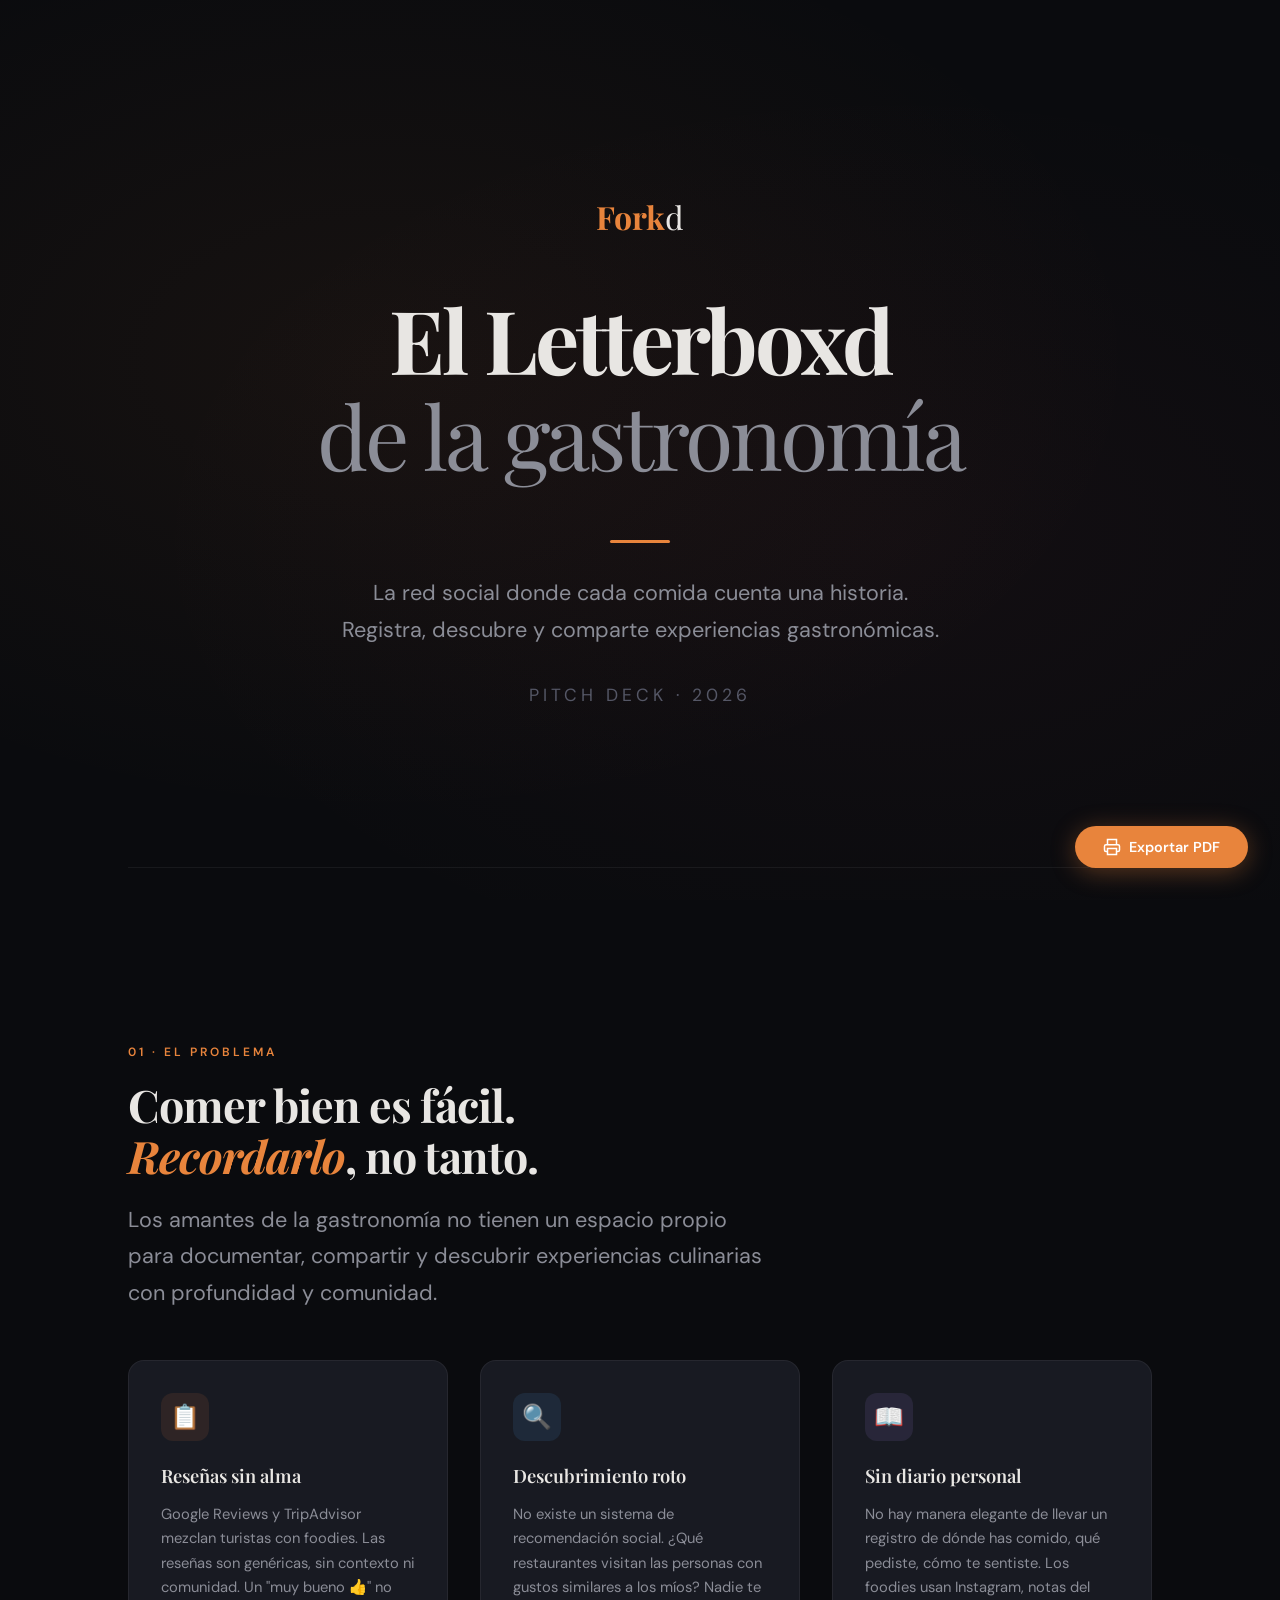
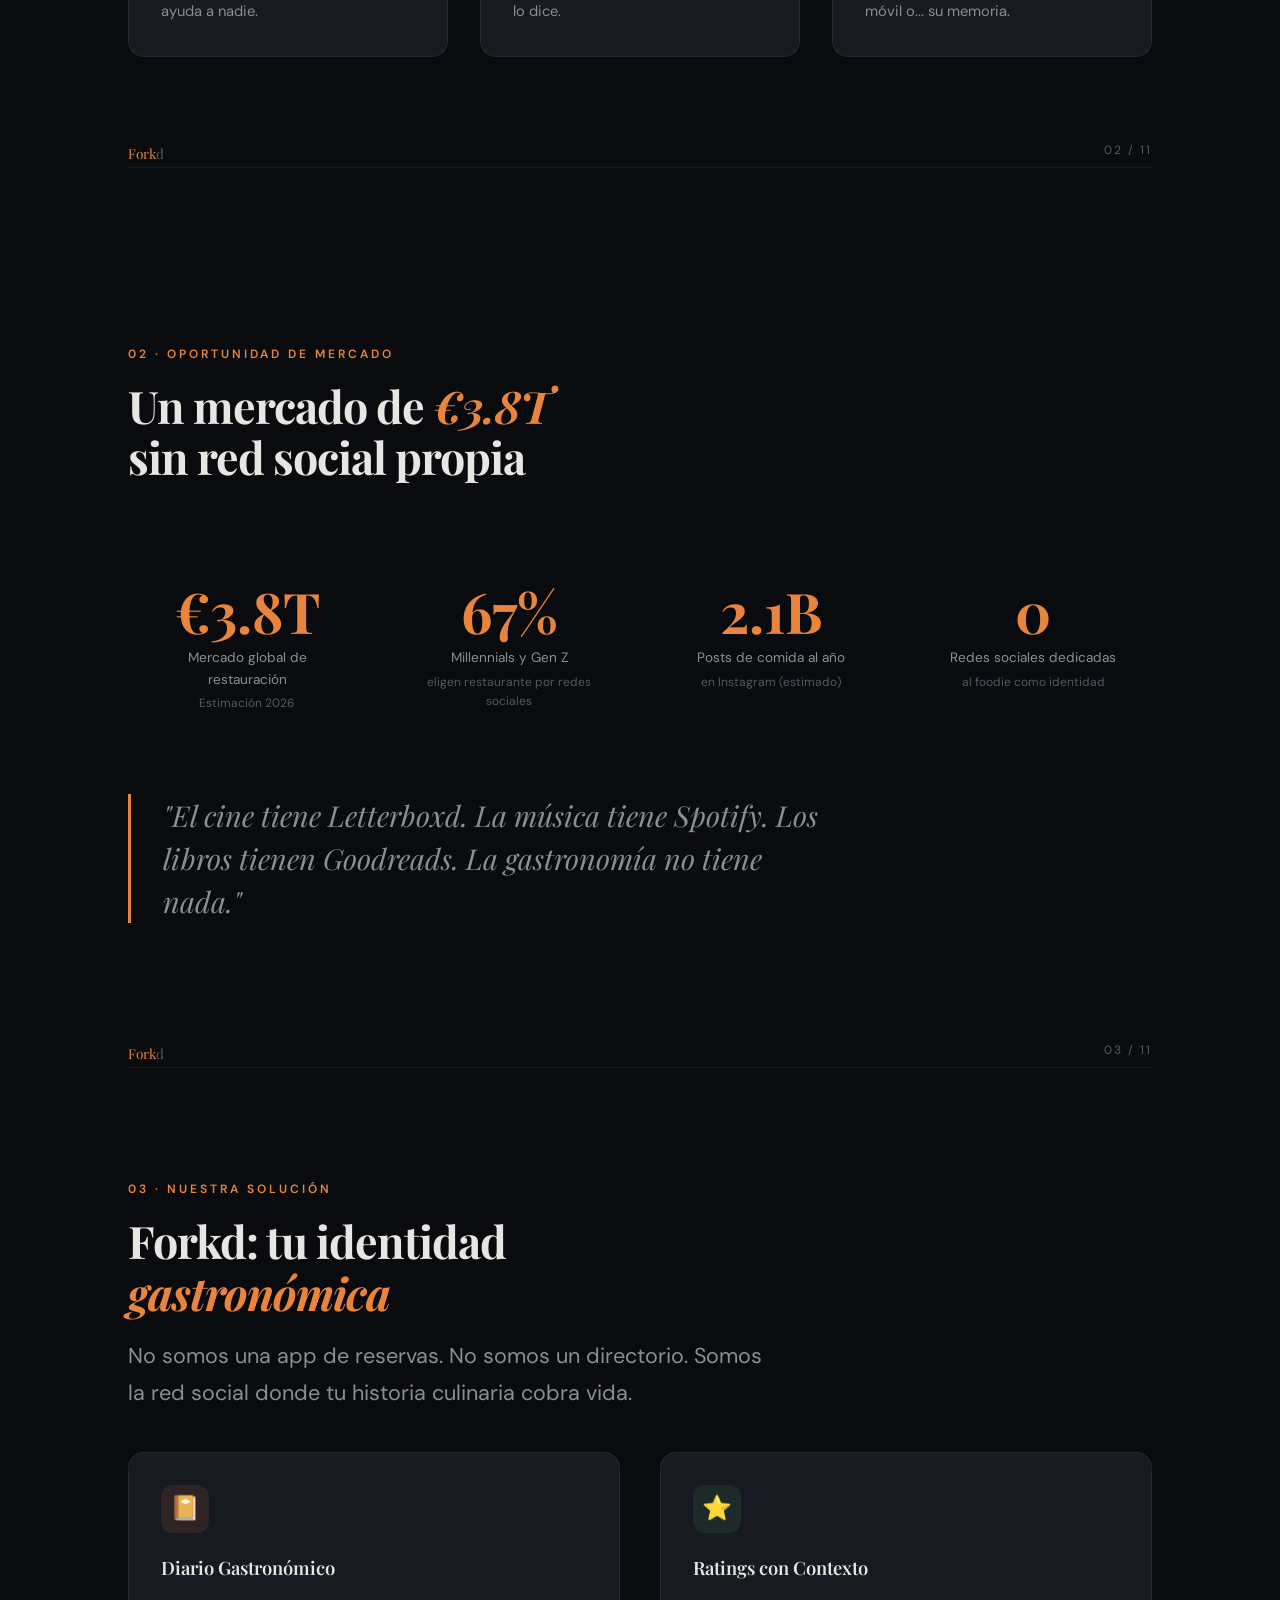
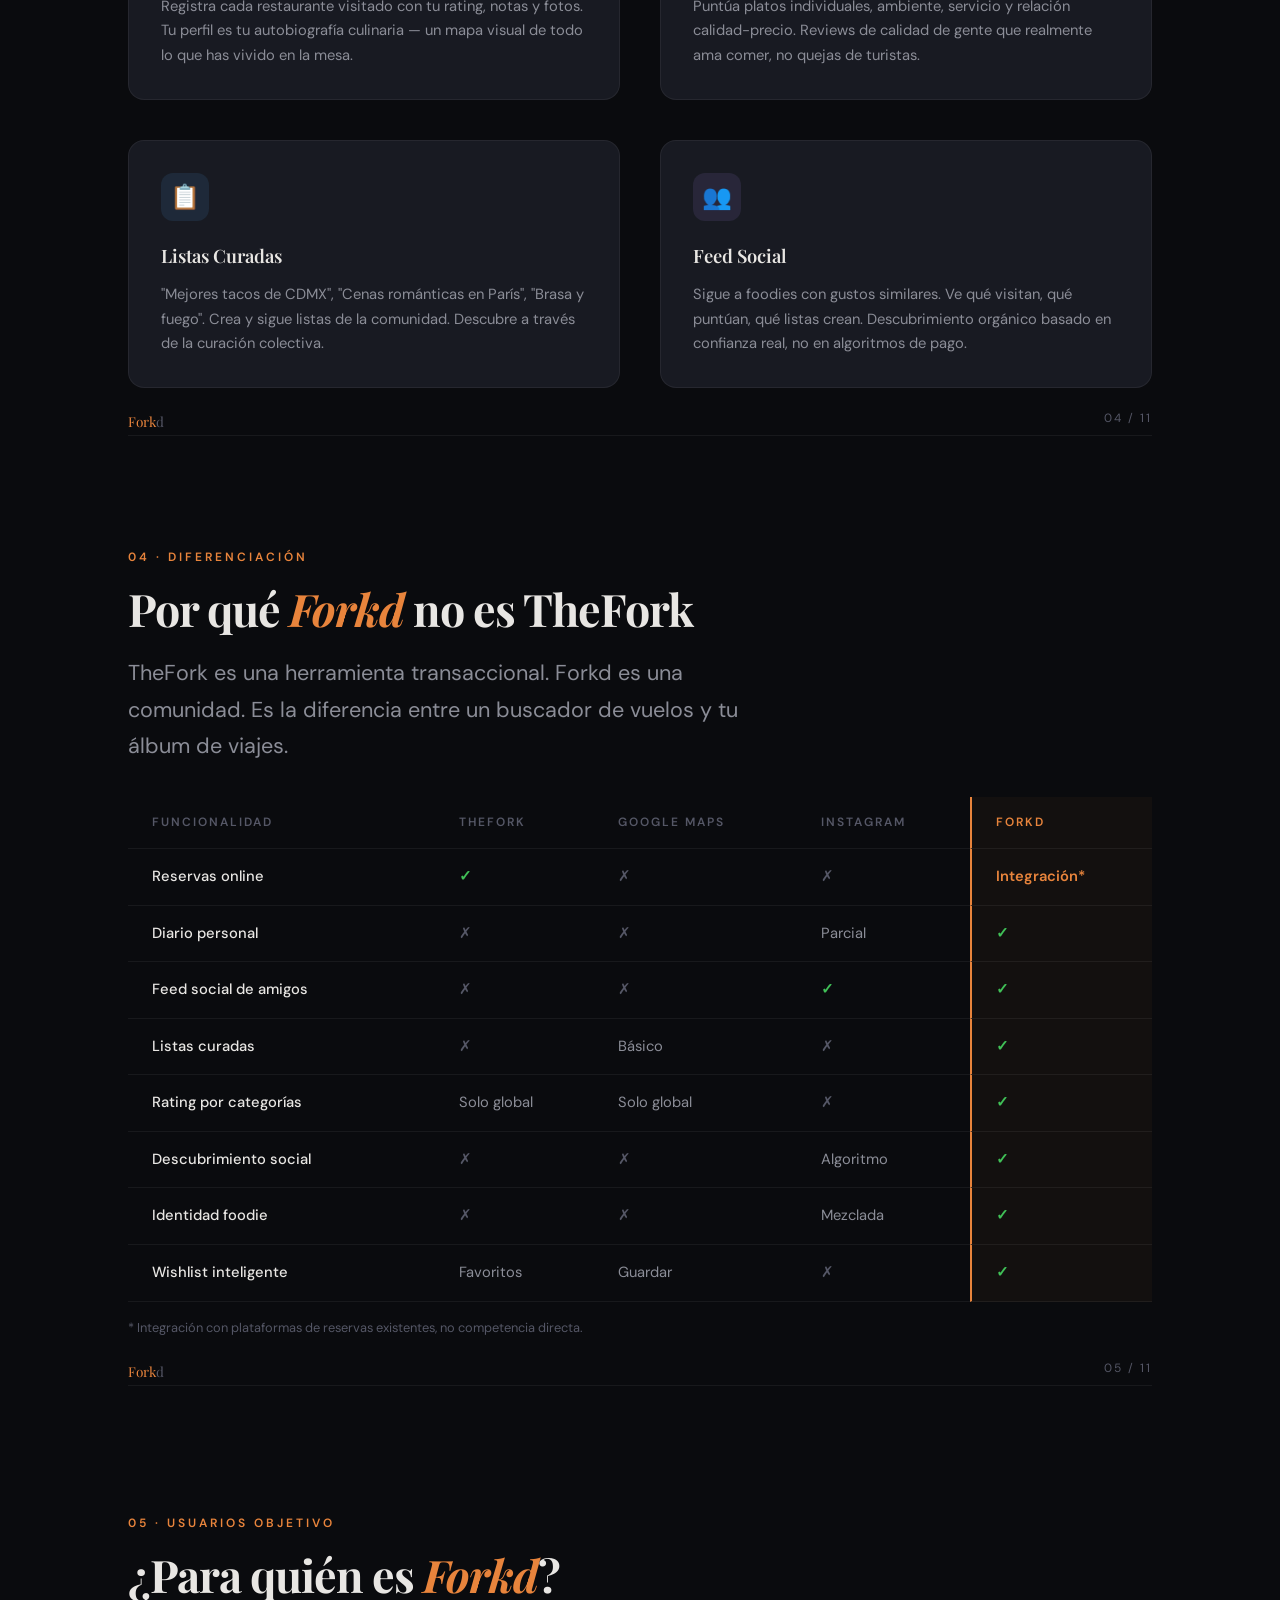
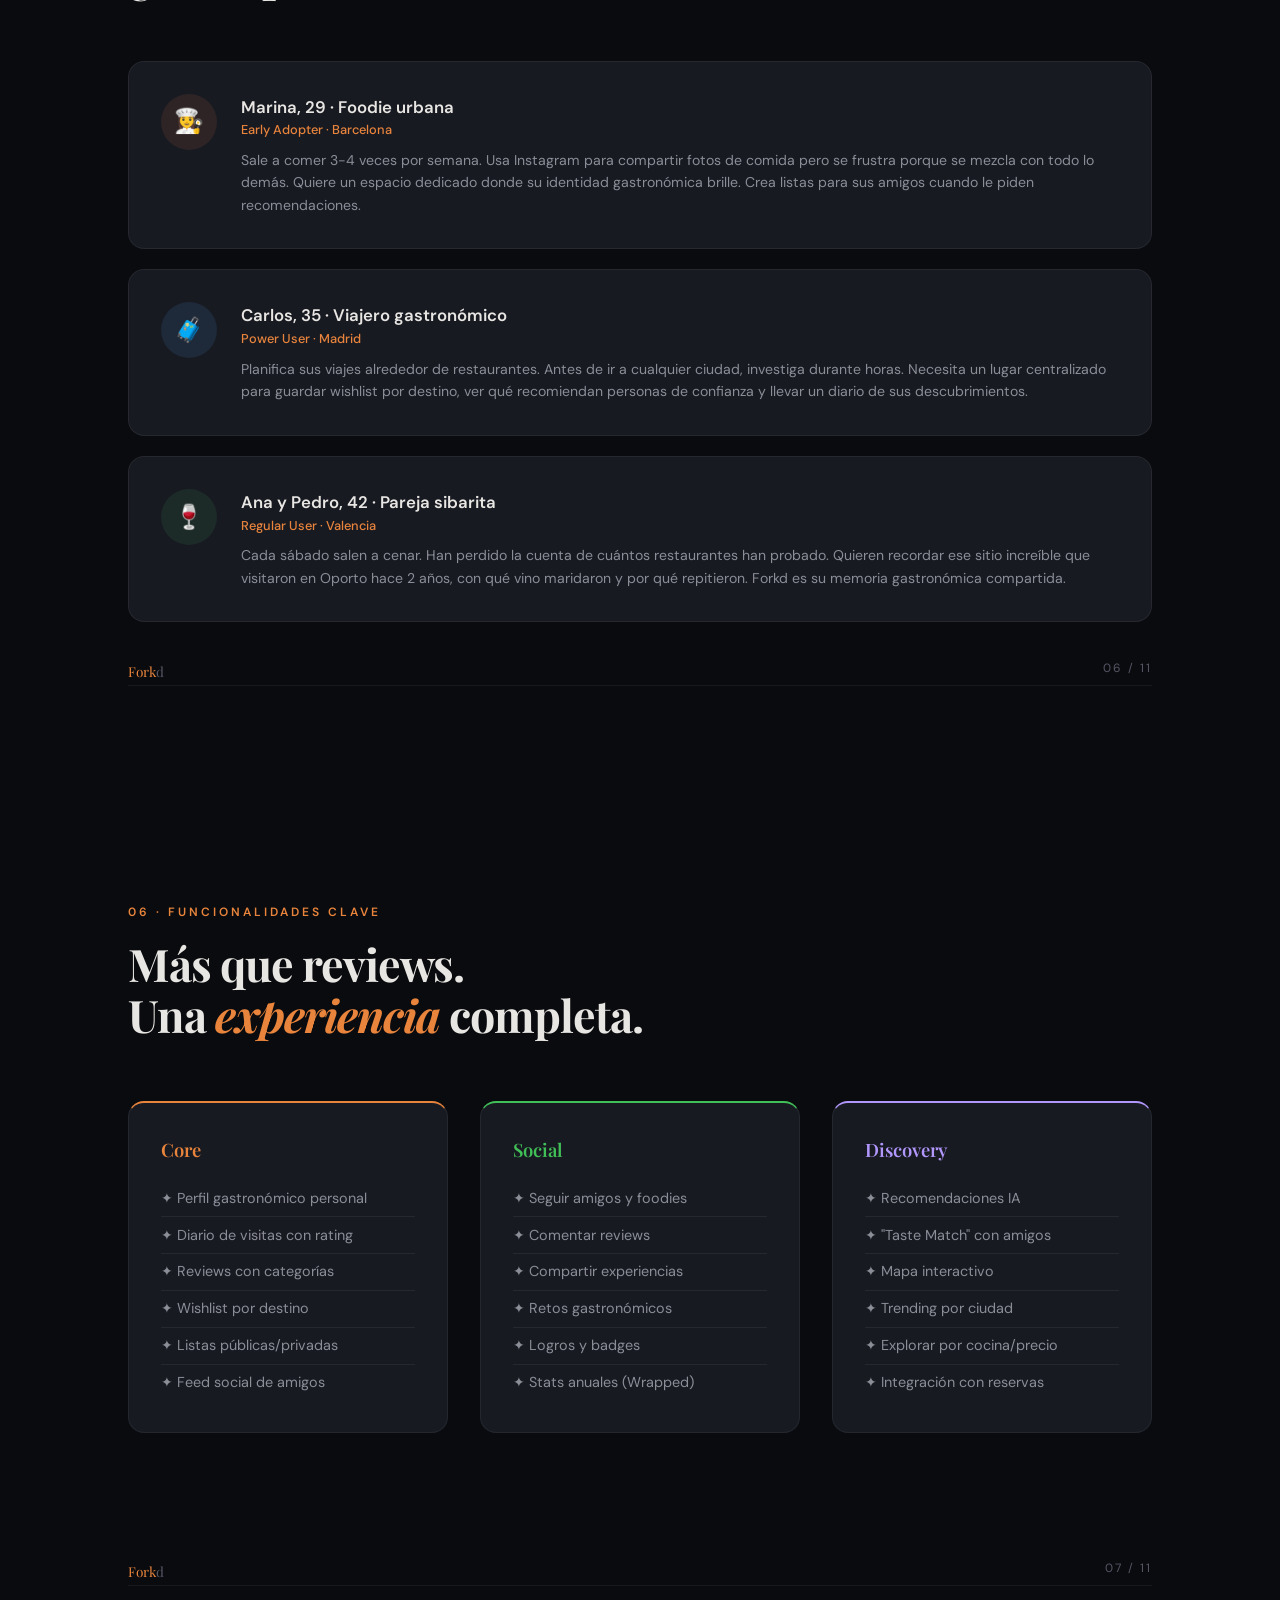
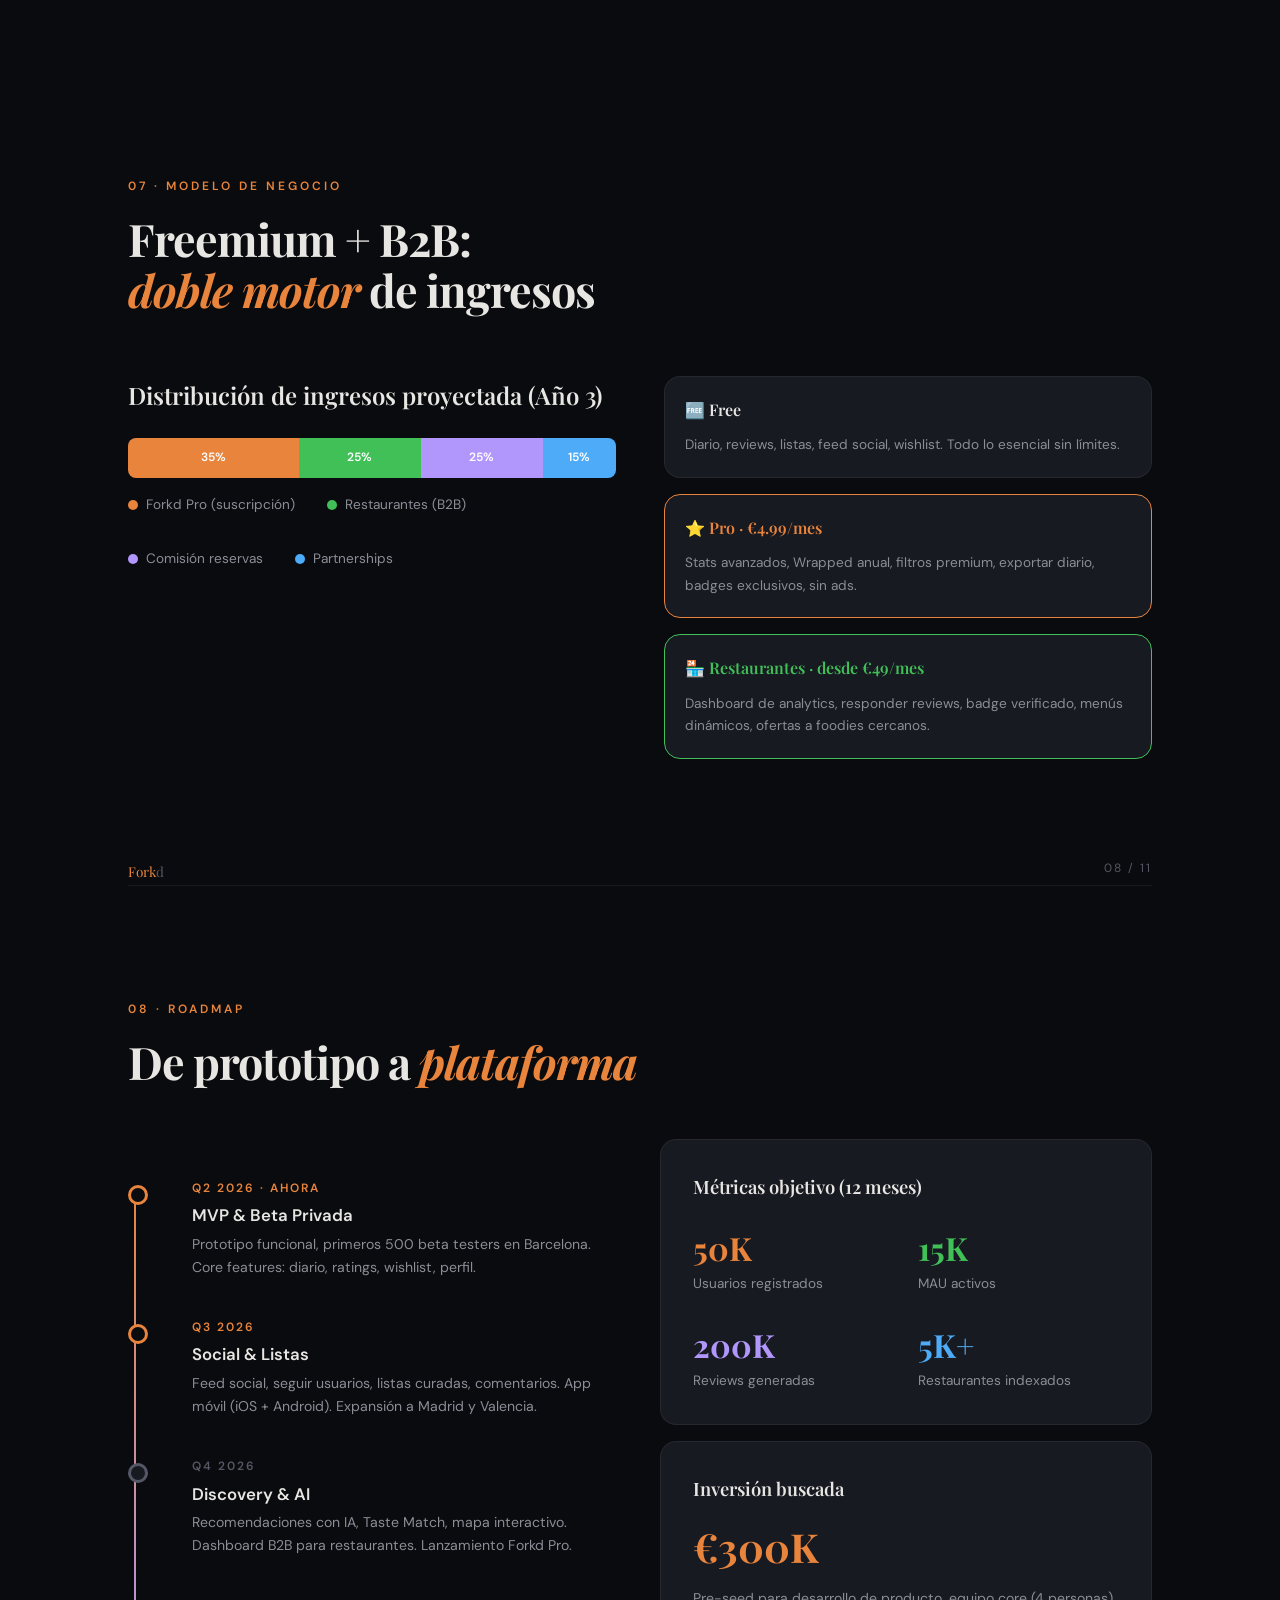
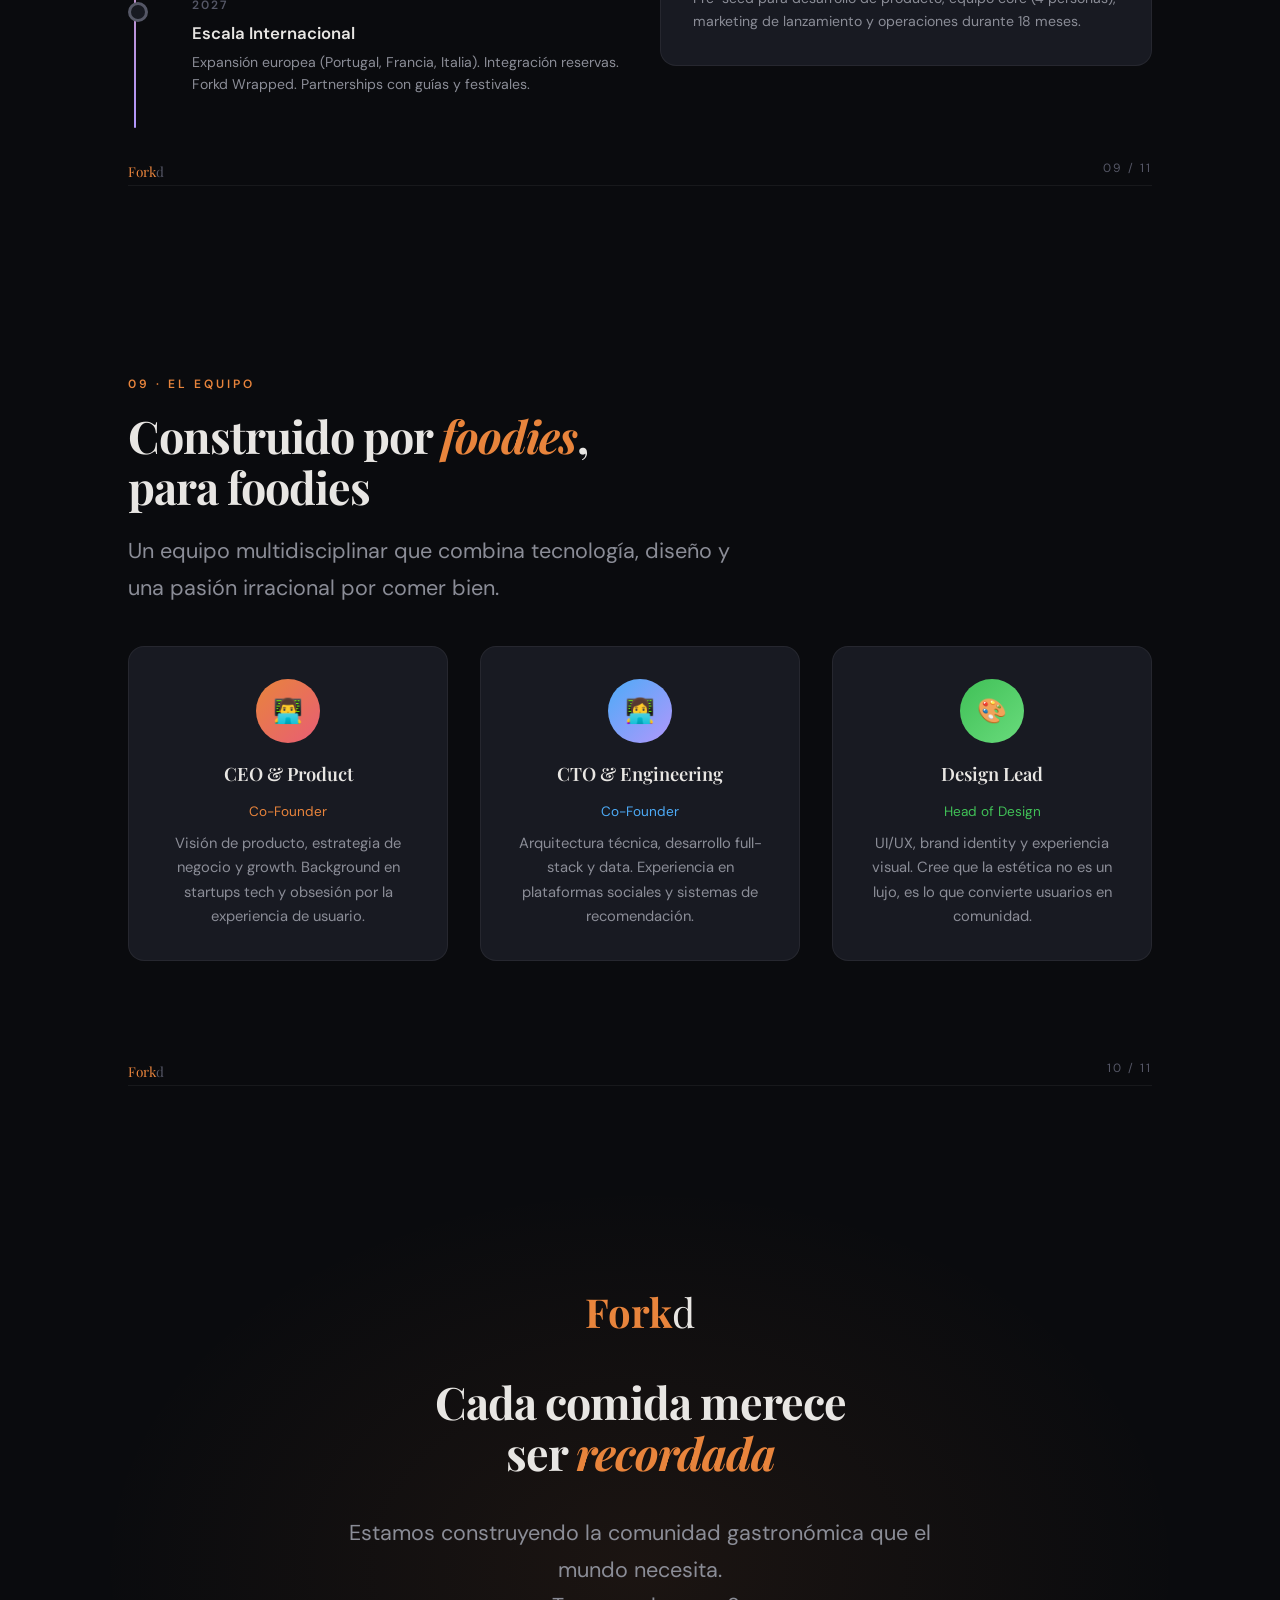
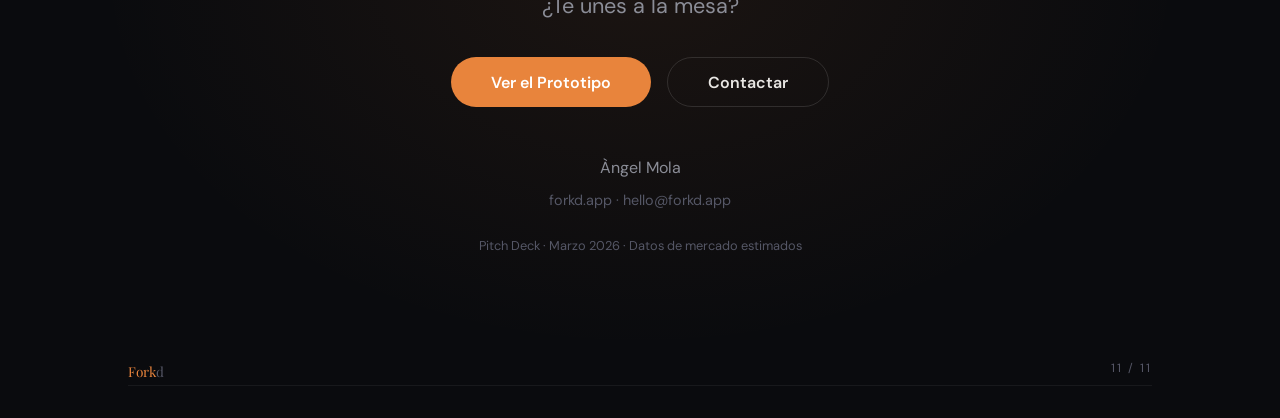
<file: pitch.html>
<!DOCTYPE html>
<html lang="es">
<head>
  <meta charset="UTF-8" />
  <meta name="viewport" content="width=device-width, initial-scale=1.0" />
  <title>Forkd — Pitch Deck</title>
  <link href="https://fonts.googleapis.com/css2?family=DM+Sans:ital,wght@0,300;0,400;0,500;0,600;0,700;1,400&family=Playfair+Display:ital,wght@0,400;0,600;0,700;1,400&display=swap" rel="stylesheet" />
  <style>
    :root {
      --bg: #0a0b0e;
      --bg2: #12141a;
      --bg3: #181a22;
      --bg4: #222536;
      --accent: #e8843c;
      --accent2: #f09550;
      --accent-soft: rgba(232, 132, 60, 0.10);
      --accent-glow: rgba(232, 132, 60, 0.20);
      --green: #40c057;
      --green-soft: rgba(64, 192, 87, 0.10);
      --red: #e84057;
      --blue: #4dabf7;
      --blue-soft: rgba(77, 171, 247, 0.10);
      --purple: #b197fc;
      --purple-soft: rgba(177, 151, 252, 0.10);
      --yellow: #fcc419;
      --text: #e8e6e3;
      --text2: #8b8d97;
      --text3: #555766;
      --border: rgba(255,255,255,0.06);
      --border2: rgba(255,255,255,0.12);
    }

    * { margin: 0; padding: 0; box-sizing: border-box; }

    body {
      font-family: 'DM Sans', sans-serif;
      background: var(--bg);
      color: var(--text);
      line-height: 1.6;
    }

    /* ─── Slide system ─── */
    .slide {
      width: 100%;
      min-height: 100vh;
      display: flex;
      flex-direction: column;
      justify-content: center;
      padding: 5rem 8rem;
      position: relative;
      overflow: hidden;
      page-break-after: always;
    }

    .slide::before {
      content: '';
      position: absolute;
      bottom: 2rem;
      left: 8rem;
      right: 8rem;
      height: 1px;
      background: var(--border);
    }

    .slide-number {
      position: absolute;
      bottom: 2.5rem;
      right: 8rem;
      font-size: 0.75rem;
      color: var(--text3);
      letter-spacing: 2px;
    }

    .logo-watermark {
      position: absolute;
      bottom: 2.2rem;
      left: 8rem;
      font-family: 'Playfair Display', serif;
      font-size: 0.85rem;
      color: var(--text3);
    }

    .logo-watermark em { color: var(--accent); font-style: normal; }

    /* ─── Typography ─── */
    h1 {
      font-family: 'Playfair Display', serif;
      font-size: 4rem;
      font-weight: 700;
      line-height: 1.1;
      letter-spacing: -2px;
      margin-bottom: 1.5rem;
    }

    h2 {
      font-family: 'Playfair Display', serif;
      font-size: 2.8rem;
      font-weight: 700;
      line-height: 1.15;
      letter-spacing: -1px;
      margin-bottom: 1.25rem;
    }

    h3 {
      font-family: 'Playfair Display', serif;
      font-size: 1.5rem;
      font-weight: 600;
      margin-bottom: 0.75rem;
    }

    .subtitle {
      font-size: 1.35rem;
      color: var(--text2);
      max-width: 640px;
      line-height: 1.7;
    }

    .label {
      font-size: 0.75rem;
      text-transform: uppercase;
      letter-spacing: 3px;
      color: var(--accent);
      font-weight: 600;
      margin-bottom: 1rem;
    }

    em, .highlight { color: var(--accent); font-style: italic; }

    /* ─── Cover ─── */
    .slide-cover {
      align-items: center;
      text-align: center;
      background:
        radial-gradient(ellipse at 30% 40%, rgba(232,132,60,0.06) 0%, transparent 60%),
        radial-gradient(ellipse at 70% 60%, rgba(232,93,117,0.04) 0%, transparent 60%);
    }

    .slide-cover h1 {
      font-size: 5.5rem;
      letter-spacing: -3px;
    }

    .slide-cover h1 span {
      font-weight: 400;
      color: var(--text2);
    }

    .cover-logo {
      font-family: 'Playfair Display', serif;
      font-size: 2rem;
      font-weight: 700;
      color: var(--accent);
      margin-bottom: 3rem;
    }

    .cover-logo span { color: var(--text); font-weight: 400; }

    .cover-tagline {
      font-size: 1.1rem;
      color: var(--text3);
      margin-top: 2rem;
      letter-spacing: 4px;
      text-transform: uppercase;
    }

    .cover-divider {
      width: 60px;
      height: 3px;
      background: var(--accent);
      border-radius: 2px;
      margin: 2rem auto;
    }

    .cover-date {
      color: var(--text3);
      font-size: 0.9rem;
    }

    /* ─── Grids ─── */
    .grid-2 {
      display: grid;
      grid-template-columns: 1fr 1fr;
      gap: 2.5rem;
      margin-top: 2rem;
    }

    .grid-3 {
      display: grid;
      grid-template-columns: 1fr 1fr 1fr;
      gap: 2rem;
      margin-top: 2rem;
    }

    .grid-4 {
      display: grid;
      grid-template-columns: 1fr 1fr 1fr 1fr;
      gap: 1.5rem;
      margin-top: 2rem;
    }

    /* ─── Cards ─── */
    .card {
      background: var(--bg3);
      border: 1px solid var(--border);
      border-radius: 16px;
      padding: 2rem;
    }

    .card-icon {
      width: 48px;
      height: 48px;
      border-radius: 12px;
      display: flex;
      align-items: center;
      justify-content: center;
      font-size: 1.5rem;
      margin-bottom: 1.25rem;
    }

    .card-icon.orange { background: var(--accent-soft); }
    .card-icon.green { background: var(--green-soft); }
    .card-icon.blue { background: var(--blue-soft); }
    .card-icon.purple { background: var(--purple-soft); }
    .card-icon.red { background: rgba(232, 64, 87, 0.10); }

    .card h3 { font-size: 1.15rem; }

    .card p {
      color: var(--text2);
      font-size: 0.92rem;
      line-height: 1.65;
    }

    /* ─── Stats ─── */
    .stat-block {
      text-align: center;
      padding: 2rem;
    }

    .stat-number {
      font-family: 'Playfair Display', serif;
      font-size: 3.5rem;
      font-weight: 700;
      color: var(--accent);
      line-height: 1;
    }

    .stat-label {
      font-size: 0.85rem;
      color: var(--text2);
      margin-top: 0.5rem;
    }

    .stat-sublabel {
      font-size: 0.75rem;
      color: var(--text3);
      margin-top: 0.25rem;
    }

    /* ─── Comparison table ─── */
    .comparison-table {
      width: 100%;
      margin-top: 2rem;
      border-collapse: separate;
      border-spacing: 0;
    }

    .comparison-table th,
    .comparison-table td {
      padding: 1rem 1.5rem;
      text-align: left;
      border-bottom: 1px solid var(--border);
    }

    .comparison-table th {
      font-size: 0.75rem;
      text-transform: uppercase;
      letter-spacing: 2px;
      color: var(--text3);
      font-weight: 600;
    }

    .comparison-table td {
      font-size: 0.92rem;
      color: var(--text2);
    }

    .comparison-table td:first-child {
      color: var(--text);
      font-weight: 500;
    }

    .comparison-table .col-forkd {
      background: rgba(232, 132, 60, 0.04);
      color: var(--accent) !important;
      font-weight: 600 !important;
      border-left: 2px solid var(--accent);
    }

    .comparison-table thead .col-forkd {
      color: var(--accent) !important;
    }

    .check { color: var(--green); font-weight: 700; }
    .cross { color: var(--text3); }

    /* ─── Timeline ─── */
    .timeline {
      margin-top: 2.5rem;
      position: relative;
      padding-left: 2rem;
    }

    .timeline::before {
      content: '';
      position: absolute;
      left: 6px;
      top: 8px;
      bottom: 8px;
      width: 2px;
      background: linear-gradient(to bottom, var(--accent), var(--purple));
      border-radius: 1px;
    }

    .timeline-item {
      position: relative;
      padding: 0 0 2.5rem 2rem;
    }

    .timeline-item::before {
      content: '';
      position: absolute;
      left: -2rem;
      top: 6px;
      width: 14px;
      height: 14px;
      border-radius: 50%;
      background: var(--bg);
      border: 3px solid var(--accent);
    }

    .timeline-item.future::before {
      border-color: var(--text3);
      background: var(--bg3);
    }

    .timeline-phase {
      font-size: 0.75rem;
      text-transform: uppercase;
      letter-spacing: 2px;
      color: var(--accent);
      font-weight: 600;
      margin-bottom: 0.25rem;
    }

    .timeline-item.future .timeline-phase { color: var(--text3); }

    .timeline-title {
      font-weight: 600;
      font-size: 1.05rem;
      margin-bottom: 0.25rem;
    }

    .timeline-desc {
      color: var(--text2);
      font-size: 0.88rem;
    }

    /* ─── Quote ─── */
    .quote {
      font-family: 'Playfair Display', serif;
      font-size: 1.8rem;
      font-style: italic;
      color: var(--text2);
      line-height: 1.5;
      position: relative;
      padding-left: 2rem;
      border-left: 3px solid var(--accent);
      margin: 2rem 0;
      max-width: 700px;
    }

    /* ─── Revenue model ─── */
    .revenue-bar {
      display: flex;
      height: 40px;
      border-radius: 8px;
      overflow: hidden;
      margin-top: 1.5rem;
      margin-bottom: 1rem;
    }

    .revenue-bar div {
      display: flex;
      align-items: center;
      justify-content: center;
      font-size: 0.75rem;
      font-weight: 600;
      color: white;
    }

    .revenue-legend {
      display: flex;
      gap: 2rem;
      flex-wrap: wrap;
      margin-top: 0.75rem;
    }

    .revenue-legend-item {
      display: flex;
      align-items: center;
      gap: 0.5rem;
      font-size: 0.85rem;
      color: var(--text2);
    }

    .revenue-dot {
      width: 10px;
      height: 10px;
      border-radius: 50%;
    }

    /* ─── Persona ─── */
    .persona-card {
      background: var(--bg3);
      border: 1px solid var(--border);
      border-radius: 16px;
      padding: 2rem;
      display: flex;
      gap: 1.5rem;
      align-items: flex-start;
    }

    .persona-avatar {
      width: 56px;
      height: 56px;
      border-radius: 50%;
      display: flex;
      align-items: center;
      justify-content: center;
      font-size: 1.5rem;
      flex-shrink: 0;
    }

    .persona-name {
      font-weight: 600;
      font-size: 1.05rem;
    }

    .persona-role {
      color: var(--accent);
      font-size: 0.8rem;
      font-weight: 500;
    }

    .persona-text {
      color: var(--text2);
      font-size: 0.88rem;
      margin-top: 0.5rem;
      line-height: 1.6;
    }

    /* ─── CTA slide ─── */
    .slide-cta {
      text-align: center;
      align-items: center;
      background:
        radial-gradient(ellipse at 50% 50%, rgba(232,132,60,0.08) 0%, transparent 60%);
    }

    .cta-buttons {
      display: flex;
      gap: 1rem;
      justify-content: center;
      margin-top: 2rem;
    }

    .cta-btn {
      padding: 0.85rem 2.5rem;
      border-radius: 100px;
      font-size: 1rem;
      font-weight: 600;
      font-family: inherit;
      cursor: pointer;
      transition: 0.2s ease;
      border: none;
    }

    .cta-btn-primary {
      background: var(--accent);
      color: white;
    }

    .cta-btn-secondary {
      background: transparent;
      color: var(--text);
      border: 1px solid var(--border2);
    }

    .contact-info {
      margin-top: 3rem;
      color: var(--text3);
      font-size: 0.9rem;
    }

    .contact-info a {
      color: var(--accent);
      text-decoration: none;
    }

    /* ─── Print / PDF ─── */
    @media print {
      body { -webkit-print-color-adjust: exact; print-color-adjust: exact; }
      .slide {
        min-height: 100vh;
        page-break-after: always;
        page-break-inside: avoid;
      }
      .slide::before { display: none; }
      .no-print { display: none; }
    }

    /* ─── Print Button ─── */
    .print-btn {
      position: fixed;
      bottom: 2rem;
      right: 2rem;
      z-index: 9999;
      padding: 0.75rem 1.75rem;
      border-radius: 100px;
      background: var(--accent);
      color: white;
      border: none;
      font-family: inherit;
      font-size: 0.9rem;
      font-weight: 600;
      cursor: pointer;
      box-shadow: 0 4px 24px rgba(232,132,60,0.35);
      transition: 0.2s ease;
      display: flex;
      align-items: center;
      gap: 0.5rem;
    }

    .print-btn:hover { transform: translateY(-2px); box-shadow: 0 6px 30px rgba(232,132,60,0.45); }

    @media print { .print-btn { display: none; } }
  </style>
</head>
<body>

  <!-- Print to PDF button -->
  <button class="print-btn no-print" onclick="window.print()">
    <svg width="18" height="18" viewBox="0 0 24 24" fill="none" stroke="currentColor" stroke-width="2"><path d="M6 9V2h12v7"/><path d="M6 18H4a2 2 0 01-2-2v-5a2 2 0 012-2h16a2 2 0 012 2v5a2 2 0 01-2 2h-2"/><rect x="6" y="14" width="12" height="8"/></svg>
    Exportar PDF
  </button>

  <!-- ════════════════════════════════════════ -->
  <!-- SLIDE 1 · Cover -->
  <!-- ════════════════════════════════════════ -->
  <section class="slide slide-cover">
    <div class="cover-logo">Fork<span>d</span></div>
    <h1>El Letterboxd<br><span>de la gastronomía</span></h1>
    <div class="cover-divider"></div>
    <p class="subtitle" style="text-align:center; margin: 0 auto;">
      La red social donde cada comida cuenta una historia.<br>
      Registra, descubre y comparte experiencias gastronómicas.
    </p>
    <p class="cover-tagline">Pitch Deck · 2026</p>
  </section>

  <!-- ════════════════════════════════════════ -->
  <!-- SLIDE 2 · El Problema -->
  <!-- ════════════════════════════════════════ -->
  <section class="slide">
    <p class="label">01 · El Problema</p>
    <h2>Comer bien es fácil.<br><em>Recordarlo</em>, no tanto.</h2>
    <p class="subtitle">Los amantes de la gastronomía no tienen un espacio propio para documentar, compartir y descubrir experiencias culinarias con profundidad y comunidad.</p>

    <div class="grid-3" style="margin-top: 3rem">
      <div class="card">
        <div class="card-icon orange">📋</div>
        <h3>Reseñas sin alma</h3>
        <p>Google Reviews y TripAdvisor mezclan turistas con foodies. Las reseñas son genéricas, sin contexto ni comunidad. Un "muy bueno 👍" no ayuda a nadie.</p>
      </div>
      <div class="card">
        <div class="card-icon blue">🔍</div>
        <h3>Descubrimiento roto</h3>
        <p>No existe un sistema de recomendación social. ¿Qué restaurantes visitan las personas con gustos similares a los míos? Nadie te lo dice.</p>
      </div>
      <div class="card">
        <div class="card-icon purple">📖</div>
        <h3>Sin diario personal</h3>
        <p>No hay manera elegante de llevar un registro de dónde has comido, qué pediste, cómo te sentiste. Los foodies usan Instagram, notas del móvil o... su memoria.</p>
      </div>
    </div>

    <div class="logo-watermark"><em>Fork</em>d</div>
    <div class="slide-number">02 / 11</div>
  </section>

  <!-- ════════════════════════════════════════ -->
  <!-- SLIDE 3 · Oportunidad de mercado -->
  <!-- ════════════════════════════════════════ -->
  <section class="slide">
    <p class="label">02 · Oportunidad de Mercado</p>
    <h2>Un mercado de <em>€3.8T</em><br>sin red social propia</h2>

    <div class="grid-4" style="margin-top: 3rem">
      <div class="stat-block">
        <div class="stat-number">€3.8T</div>
        <div class="stat-label">Mercado global de restauración</div>
        <div class="stat-sublabel">Estimación 2026</div>
      </div>
      <div class="stat-block">
        <div class="stat-number">67%</div>
        <div class="stat-label">Millennials y Gen Z</div>
        <div class="stat-sublabel">eligen restaurante por redes sociales</div>
      </div>
      <div class="stat-block">
        <div class="stat-number">2.1B</div>
        <div class="stat-label">Posts de comida al año</div>
        <div class="stat-sublabel">en Instagram (estimado)</div>
      </div>
      <div class="stat-block">
        <div class="stat-number">0</div>
        <div class="stat-label">Redes sociales dedicadas</div>
        <div class="stat-sublabel">al foodie como identidad</div>
      </div>
    </div>

    <div class="quote" style="margin-top: 3rem">
      "El cine tiene Letterboxd. La música tiene Spotify. Los libros tienen Goodreads. La gastronomía no tiene nada."
    </div>

    <div class="logo-watermark"><em>Fork</em>d</div>
    <div class="slide-number">03 / 11</div>
  </section>

  <!-- ════════════════════════════════════════ -->
  <!-- SLIDE 4 · Nuestra Solución -->
  <!-- ════════════════════════════════════════ -->
  <section class="slide">
    <p class="label">03 · Nuestra Solución</p>
    <h2>Forkd: tu identidad<br><em>gastronómica</em></h2>
    <p class="subtitle">No somos una app de reservas. No somos un directorio. Somos la red social donde tu historia culinaria cobra vida.</p>

    <div class="grid-2" style="margin-top: 2.5rem">
      <div class="card">
        <div class="card-icon orange">📔</div>
        <h3>Diario Gastronómico</h3>
        <p>Registra cada restaurante visitado con tu rating, notas y fotos. Tu perfil es tu autobiografía culinaria — un mapa visual de todo lo que has vivido en la mesa.</p>
      </div>
      <div class="card">
        <div class="card-icon green">⭐</div>
        <h3>Ratings con Contexto</h3>
        <p>Puntúa platos individuales, ambiente, servicio y relación calidad-precio. Reviews de calidad de gente que realmente ama comer, no quejas de turistas.</p>
      </div>
      <div class="card">
        <div class="card-icon blue">📋</div>
        <h3>Listas Curadas</h3>
        <p>"Mejores tacos de CDMX", "Cenas románticas en París", "Brasa y fuego". Crea y sigue listas de la comunidad. Descubre a través de la curación colectiva.</p>
      </div>
      <div class="card">
        <div class="card-icon purple">👥</div>
        <h3>Feed Social</h3>
        <p>Sigue a foodies con gustos similares. Ve qué visitan, qué puntúan, qué listas crean. Descubrimiento orgánico basado en confianza real, no en algoritmos de pago.</p>
      </div>
    </div>

    <div class="logo-watermark"><em>Fork</em>d</div>
    <div class="slide-number">04 / 11</div>
  </section>

  <!-- ════════════════════════════════════════ -->
  <!-- SLIDE 5 · Diferenciación vs TheFork -->
  <!-- ════════════════════════════════════════ -->
  <section class="slide">
    <p class="label">04 · Diferenciación</p>
    <h2>Por qué <em>Forkd</em> no es TheFork</h2>
    <p class="subtitle">TheFork es una herramienta transaccional. Forkd es una comunidad. Es la diferencia entre un buscador de vuelos y tu álbum de viajes.</p>

    <table class="comparison-table">
      <thead>
        <tr>
          <th style="width:30%">Funcionalidad</th>
          <th>TheFork</th>
          <th>Google Maps</th>
          <th>Instagram</th>
          <th class="col-forkd">Forkd</th>
        </tr>
      </thead>
      <tbody>
        <tr>
          <td>Reservas online</td>
          <td><span class="check">✓</span></td>
          <td><span class="cross">✗</span></td>
          <td><span class="cross">✗</span></td>
          <td class="col-forkd">Integración*</td>
        </tr>
        <tr>
          <td>Diario personal</td>
          <td><span class="cross">✗</span></td>
          <td><span class="cross">✗</span></td>
          <td>Parcial</td>
          <td class="col-forkd"><span class="check">✓</span></td>
        </tr>
        <tr>
          <td>Feed social de amigos</td>
          <td><span class="cross">✗</span></td>
          <td><span class="cross">✗</span></td>
          <td><span class="check">✓</span></td>
          <td class="col-forkd"><span class="check">✓</span></td>
        </tr>
        <tr>
          <td>Listas curadas</td>
          <td><span class="cross">✗</span></td>
          <td>Básico</td>
          <td><span class="cross">✗</span></td>
          <td class="col-forkd"><span class="check">✓</span></td>
        </tr>
        <tr>
          <td>Rating por categorías</td>
          <td>Solo global</td>
          <td>Solo global</td>
          <td><span class="cross">✗</span></td>
          <td class="col-forkd"><span class="check">✓</span></td>
        </tr>
        <tr>
          <td>Descubrimiento social</td>
          <td><span class="cross">✗</span></td>
          <td><span class="cross">✗</span></td>
          <td>Algoritmo</td>
          <td class="col-forkd"><span class="check">✓</span></td>
        </tr>
        <tr>
          <td>Identidad foodie</td>
          <td><span class="cross">✗</span></td>
          <td><span class="cross">✗</span></td>
          <td>Mezclada</td>
          <td class="col-forkd"><span class="check">✓</span></td>
        </tr>
        <tr>
          <td>Wishlist inteligente</td>
          <td>Favoritos</td>
          <td>Guardar</td>
          <td><span class="cross">✗</span></td>
          <td class="col-forkd"><span class="check">✓</span></td>
        </tr>
      </tbody>
    </table>

    <p style="color: var(--text3); font-size: 0.8rem; margin-top: 1rem">* Integración con plataformas de reservas existentes, no competencia directa.</p>

    <div class="logo-watermark"><em>Fork</em>d</div>
    <div class="slide-number">05 / 11</div>
  </section>

  <!-- ════════════════════════════════════════ -->
  <!-- SLIDE 6 · Target Users -->
  <!-- ════════════════════════════════════════ -->
  <section class="slide">
    <p class="label">05 · Usuarios Objetivo</p>
    <h2>¿Para quién es <em>Forkd</em>?</h2>

    <div style="display: flex; flex-direction: column; gap: 1.25rem; margin-top: 2.5rem">
      <div class="persona-card">
        <div class="persona-avatar" style="background: var(--accent-soft)">👩‍🍳</div>
        <div>
          <div class="persona-name">Marina, 29 · Foodie urbana</div>
          <div class="persona-role">Early Adopter · Barcelona</div>
          <div class="persona-text">Sale a comer 3-4 veces por semana. Usa Instagram para compartir fotos de comida pero se frustra porque se mezcla con todo lo demás. Quiere un espacio dedicado donde su identidad gastronómica brille. Crea listas para sus amigos cuando le piden recomendaciones.</div>
        </div>
      </div>

      <div class="persona-card">
        <div class="persona-avatar" style="background: var(--blue-soft)">🧳</div>
        <div>
          <div class="persona-name">Carlos, 35 · Viajero gastronómico</div>
          <div class="persona-role">Power User · Madrid</div>
          <div class="persona-text">Planifica sus viajes alrededor de restaurantes. Antes de ir a cualquier ciudad, investiga durante horas. Necesita un lugar centralizado para guardar wishlist por destino, ver qué recomiendan personas de confianza y llevar un diario de sus descubrimientos.</div>
        </div>
      </div>

      <div class="persona-card">
        <div class="persona-avatar" style="background: var(--green-soft)">🍷</div>
        <div>
          <div class="persona-name">Ana y Pedro, 42 · Pareja sibarita</div>
          <div class="persona-role">Regular User · Valencia</div>
          <div class="persona-text">Cada sábado salen a cenar. Han perdido la cuenta de cuántos restaurantes han probado. Quieren recordar ese sitio increíble que visitaron en Oporto hace 2 años, con qué vino maridaron y por qué repitieron. Forkd es su memoria gastronómica compartida.</div>
        </div>
      </div>
    </div>

    <div class="logo-watermark"><em>Fork</em>d</div>
    <div class="slide-number">06 / 11</div>
  </section>

  <!-- ════════════════════════════════════════ -->
  <!-- SLIDE 7 · Features -->
  <!-- ════════════════════════════════════════ -->
  <section class="slide">
    <p class="label">06 · Funcionalidades Clave</p>
    <h2>Más que reviews.<br>Una <em>experiencia</em> completa.</h2>

    <div class="grid-3" style="margin-top: 2.5rem">
      <div class="card" style="border-top: 2px solid var(--accent)">
        <h3 style="color: var(--accent)">Core</h3>
        <ul style="list-style: none; margin-top: 1rem">
          <li style="padding: 0.4rem 0; color: var(--text2); font-size: 0.9rem; border-bottom: 1px solid var(--border)">✦ Perfil gastronómico personal</li>
          <li style="padding: 0.4rem 0; color: var(--text2); font-size: 0.9rem; border-bottom: 1px solid var(--border)">✦ Diario de visitas con rating</li>
          <li style="padding: 0.4rem 0; color: var(--text2); font-size: 0.9rem; border-bottom: 1px solid var(--border)">✦ Reviews con categorías</li>
          <li style="padding: 0.4rem 0; color: var(--text2); font-size: 0.9rem; border-bottom: 1px solid var(--border)">✦ Wishlist por destino</li>
          <li style="padding: 0.4rem 0; color: var(--text2); font-size: 0.9rem; border-bottom: 1px solid var(--border)">✦ Listas públicas/privadas</li>
          <li style="padding: 0.4rem 0; color: var(--text2); font-size: 0.9rem">✦ Feed social de amigos</li>
        </ul>
      </div>
      <div class="card" style="border-top: 2px solid var(--green)">
        <h3 style="color: var(--green)">Social</h3>
        <ul style="list-style: none; margin-top: 1rem">
          <li style="padding: 0.4rem 0; color: var(--text2); font-size: 0.9rem; border-bottom: 1px solid var(--border)">✦ Seguir amigos y foodies</li>
          <li style="padding: 0.4rem 0; color: var(--text2); font-size: 0.9rem; border-bottom: 1px solid var(--border)">✦ Comentar reviews</li>
          <li style="padding: 0.4rem 0; color: var(--text2); font-size: 0.9rem; border-bottom: 1px solid var(--border)">✦ Compartir experiencias</li>
          <li style="padding: 0.4rem 0; color: var(--text2); font-size: 0.9rem; border-bottom: 1px solid var(--border)">✦ Retos gastronómicos</li>
          <li style="padding: 0.4rem 0; color: var(--text2); font-size: 0.9rem; border-bottom: 1px solid var(--border)">✦ Logros y badges</li>
          <li style="padding: 0.4rem 0; color: var(--text2); font-size: 0.9rem">✦ Stats anuales (Wrapped)</li>
        </ul>
      </div>
      <div class="card" style="border-top: 2px solid var(--purple)">
        <h3 style="color: var(--purple)">Discovery</h3>
        <ul style="list-style: none; margin-top: 1rem">
          <li style="padding: 0.4rem 0; color: var(--text2); font-size: 0.9rem; border-bottom: 1px solid var(--border)">✦ Recomendaciones IA</li>
          <li style="padding: 0.4rem 0; color: var(--text2); font-size: 0.9rem; border-bottom: 1px solid var(--border)">✦ "Taste Match" con amigos</li>
          <li style="padding: 0.4rem 0; color: var(--text2); font-size: 0.9rem; border-bottom: 1px solid var(--border)">✦ Mapa interactivo</li>
          <li style="padding: 0.4rem 0; color: var(--text2); font-size: 0.9rem; border-bottom: 1px solid var(--border)">✦ Trending por ciudad</li>
          <li style="padding: 0.4rem 0; color: var(--text2); font-size: 0.9rem; border-bottom: 1px solid var(--border)">✦ Explorar por cocina/precio</li>
          <li style="padding: 0.4rem 0; color: var(--text2); font-size: 0.9rem">✦ Integración con reservas</li>
        </ul>
      </div>
    </div>

    <div class="logo-watermark"><em>Fork</em>d</div>
    <div class="slide-number">07 / 11</div>
  </section>

  <!-- ════════════════════════════════════════ -->
  <!-- SLIDE 8 · Revenue Model -->
  <!-- ════════════════════════════════════════ -->
  <section class="slide">
    <p class="label">07 · Modelo de Negocio</p>
    <h2>Freemium + B2B:<br><em>doble motor</em> de ingresos</h2>

    <div class="grid-2" style="margin-top: 2.5rem; gap: 3rem">
      <div>
        <h3 style="margin-bottom: 1.5rem">Distribución de ingresos proyectada (Año 3)</h3>
        <div class="revenue-bar">
          <div style="width: 35%; background: var(--accent)">35%</div>
          <div style="width: 25%; background: var(--green)">25%</div>
          <div style="width: 25%; background: var(--purple)">25%</div>
          <div style="width: 15%; background: var(--blue)">15%</div>
        </div>
        <div class="revenue-legend">
          <div class="revenue-legend-item">
            <div class="revenue-dot" style="background: var(--accent)"></div>
            Forkd Pro (suscripción)
          </div>
          <div class="revenue-legend-item">
            <div class="revenue-dot" style="background: var(--green)"></div>
            Restaurantes (B2B)
          </div>
          <div class="revenue-legend-item">
            <div class="revenue-dot" style="background: var(--purple)"></div>
            Comisión reservas
          </div>
          <div class="revenue-legend-item">
            <div class="revenue-dot" style="background: var(--blue)"></div>
            Partnerships
          </div>
        </div>
      </div>

      <div style="display: flex; flex-direction: column; gap: 1rem">
        <div class="card" style="padding: 1.25rem">
          <h3 style="font-size: 1rem">🆓 Free</h3>
          <p style="font-size: 0.85rem">Diario, reviews, listas, feed social, wishlist. Todo lo esencial sin límites.</p>
        </div>
        <div class="card" style="padding: 1.25rem; border-color: var(--accent)">
          <h3 style="font-size: 1rem; color: var(--accent)">⭐ Pro · €4.99/mes</h3>
          <p style="font-size: 0.85rem">Stats avanzados, Wrapped anual, filtros premium, exportar diario, badges exclusivos, sin ads.</p>
        </div>
        <div class="card" style="padding: 1.25rem; border-color: var(--green)">
          <h3 style="font-size: 1rem; color: var(--green)">🏪 Restaurantes · desde €49/mes</h3>
          <p style="font-size: 0.85rem">Dashboard de analytics, responder reviews, badge verificado, menús dinámicos, ofertas a foodies cercanos.</p>
        </div>
      </div>
    </div>

    <div class="logo-watermark"><em>Fork</em>d</div>
    <div class="slide-number">08 / 11</div>
  </section>

  <!-- ════════════════════════════════════════ -->
  <!-- SLIDE 9 · Roadmap -->
  <!-- ════════════════════════════════════════ -->
  <section class="slide">
    <p class="label">08 · Roadmap</p>
    <h2>De prototipo a <em>plataforma</em></h2>

    <div class="grid-2" style="margin-top: 2rem; align-items: start">
      <div class="timeline">
        <div class="timeline-item">
          <div class="timeline-phase">Q2 2026 · Ahora</div>
          <div class="timeline-title">MVP & Beta Privada</div>
          <div class="timeline-desc">Prototipo funcional, primeros 500 beta testers en Barcelona. Core features: diario, ratings, wishlist, perfil.</div>
        </div>
        <div class="timeline-item">
          <div class="timeline-phase">Q3 2026</div>
          <div class="timeline-title">Social & Listas</div>
          <div class="timeline-desc">Feed social, seguir usuarios, listas curadas, comentarios. App móvil (iOS + Android). Expansión a Madrid y Valencia.</div>
        </div>
        <div class="timeline-item future">
          <div class="timeline-phase">Q4 2026</div>
          <div class="timeline-title">Discovery & AI</div>
          <div class="timeline-desc">Recomendaciones con IA, Taste Match, mapa interactivo. Dashboard B2B para restaurantes. Lanzamiento Forkd Pro.</div>
        </div>
        <div class="timeline-item future">
          <div class="timeline-phase">2027</div>
          <div class="timeline-title">Escala Internacional</div>
          <div class="timeline-desc">Expansión europea (Portugal, Francia, Italia). Integración reservas. Forkd Wrapped. Partnerships con guías y festivales.</div>
        </div>
      </div>

      <div>
        <div class="card" style="margin-bottom: 1rem">
          <h3>Métricas objetivo (12 meses)</h3>
          <div style="display: grid; grid-template-columns: 1fr 1fr; gap: 1.5rem; margin-top: 1.25rem">
            <div>
              <div style="font-size: 2rem; font-weight: 700; color: var(--accent); font-family: 'Playfair Display', serif">50K</div>
              <div style="color: var(--text2); font-size: 0.85rem">Usuarios registrados</div>
            </div>
            <div>
              <div style="font-size: 2rem; font-weight: 700; color: var(--green); font-family: 'Playfair Display', serif">15K</div>
              <div style="color: var(--text2); font-size: 0.85rem">MAU activos</div>
            </div>
            <div>
              <div style="font-size: 2rem; font-weight: 700; color: var(--purple); font-family: 'Playfair Display', serif">200K</div>
              <div style="color: var(--text2); font-size: 0.85rem">Reviews generadas</div>
            </div>
            <div>
              <div style="font-size: 2rem; font-weight: 700; color: var(--blue); font-family: 'Playfair Display', serif">5K+</div>
              <div style="color: var(--text2); font-size: 0.85rem">Restaurantes indexados</div>
            </div>
          </div>
        </div>
        <div class="card">
          <h3>Inversión buscada</h3>
          <div style="font-size: 2.5rem; font-weight: 700; color: var(--accent); font-family: 'Playfair Display', serif; margin: 0.5rem 0">€300K</div>
          <p style="font-size: 0.88rem">Pre-seed para desarrollo de producto, equipo core (4 personas), marketing de lanzamiento y operaciones durante 18 meses.</p>
        </div>
      </div>
    </div>

    <div class="logo-watermark"><em>Fork</em>d</div>
    <div class="slide-number">09 / 11</div>
  </section>

  <!-- ════════════════════════════════════════ -->
  <!-- SLIDE 10 · Equipo -->
  <!-- ════════════════════════════════════════ -->
  <section class="slide">
    <p class="label">09 · El Equipo</p>
    <h2>Construido por <em>foodies</em>,<br>para foodies</h2>
    <p class="subtitle">Un equipo multidisciplinar que combina tecnología, diseño y una pasión irracional por comer bien.</p>

    <div class="grid-3" style="margin-top: 2.5rem">
      <div class="card" style="text-align: center">
        <div style="width: 64px; height: 64px; border-radius: 50%; background: linear-gradient(135deg, var(--accent), #e85d75); margin: 0 auto 1rem; display: flex; align-items: center; justify-content: center; font-size: 1.5rem">👨‍💻</div>
        <h3>CEO & Product</h3>
        <p style="color: var(--accent); font-size: 0.85rem; margin-bottom: 0.5rem">Co-Founder</p>
        <p>Visión de producto, estrategia de negocio y growth. Background en startups tech y obsesión por la experiencia de usuario.</p>
      </div>
      <div class="card" style="text-align: center">
        <div style="width: 64px; height: 64px; border-radius: 50%; background: linear-gradient(135deg, var(--blue), var(--purple)); margin: 0 auto 1rem; display: flex; align-items: center; justify-content: center; font-size: 1.5rem">👩‍💻</div>
        <h3>CTO & Engineering</h3>
        <p style="color: var(--blue); font-size: 0.85rem; margin-bottom: 0.5rem">Co-Founder</p>
        <p>Arquitectura técnica, desarrollo full-stack y data. Experiencia en plataformas sociales y sistemas de recomendación.</p>
      </div>
      <div class="card" style="text-align: center">
        <div style="width: 64px; height: 64px; border-radius: 50%; background: linear-gradient(135deg, var(--green), #69db7c); margin: 0 auto 1rem; display: flex; align-items: center; justify-content: center; font-size: 1.5rem">🎨</div>
        <h3>Design Lead</h3>
        <p style="color: var(--green); font-size: 0.85rem; margin-bottom: 0.5rem">Head of Design</p>
        <p>UI/UX, brand identity y experiencia visual. Cree que la estética no es un lujo, es lo que convierte usuarios en comunidad.</p>
      </div>
    </div>

    <div class="logo-watermark"><em>Fork</em>d</div>
    <div class="slide-number">10 / 11</div>
  </section>

  <!-- ════════════════════════════════════════ -->
  <!-- SLIDE 11 · CTA / Cierre -->
  <!-- ════════════════════════════════════════ -->
  <section class="slide slide-cta">
    <div class="cover-logo" style="font-size: 2.5rem; margin-bottom: 2rem">Fork<span>d</span></div>
    <h2>Cada comida merece<br>ser <em>recordada</em></h2>
    <p class="subtitle" style="text-align: center; margin: 1rem auto 0">
      Estamos construyendo la comunidad gastronómica que el mundo necesita.<br>
      ¿Te unes a la mesa?
    </p>

    <div class="cta-buttons">
      <button class="cta-btn cta-btn-primary">Ver el Prototipo</button>
      <button class="cta-btn cta-btn-secondary">Contactar</button>
    </div>

    <div class="contact-info">
      <p style="margin-bottom: 0.5rem; font-size: 1rem; color: var(--text2)">Àngel Mola</p>
      <p>forkd.app · hello@forkd.app</p>
      <p style="margin-top: 1.5rem; color: var(--text3); font-size: 0.8rem">Pitch Deck · Marzo 2026 · Datos de mercado estimados</p>
    </div>

    <div class="logo-watermark"><em>Fork</em>d</div>
    <div class="slide-number">11 / 11</div>
  </section>

</body>
</html>
</file>
